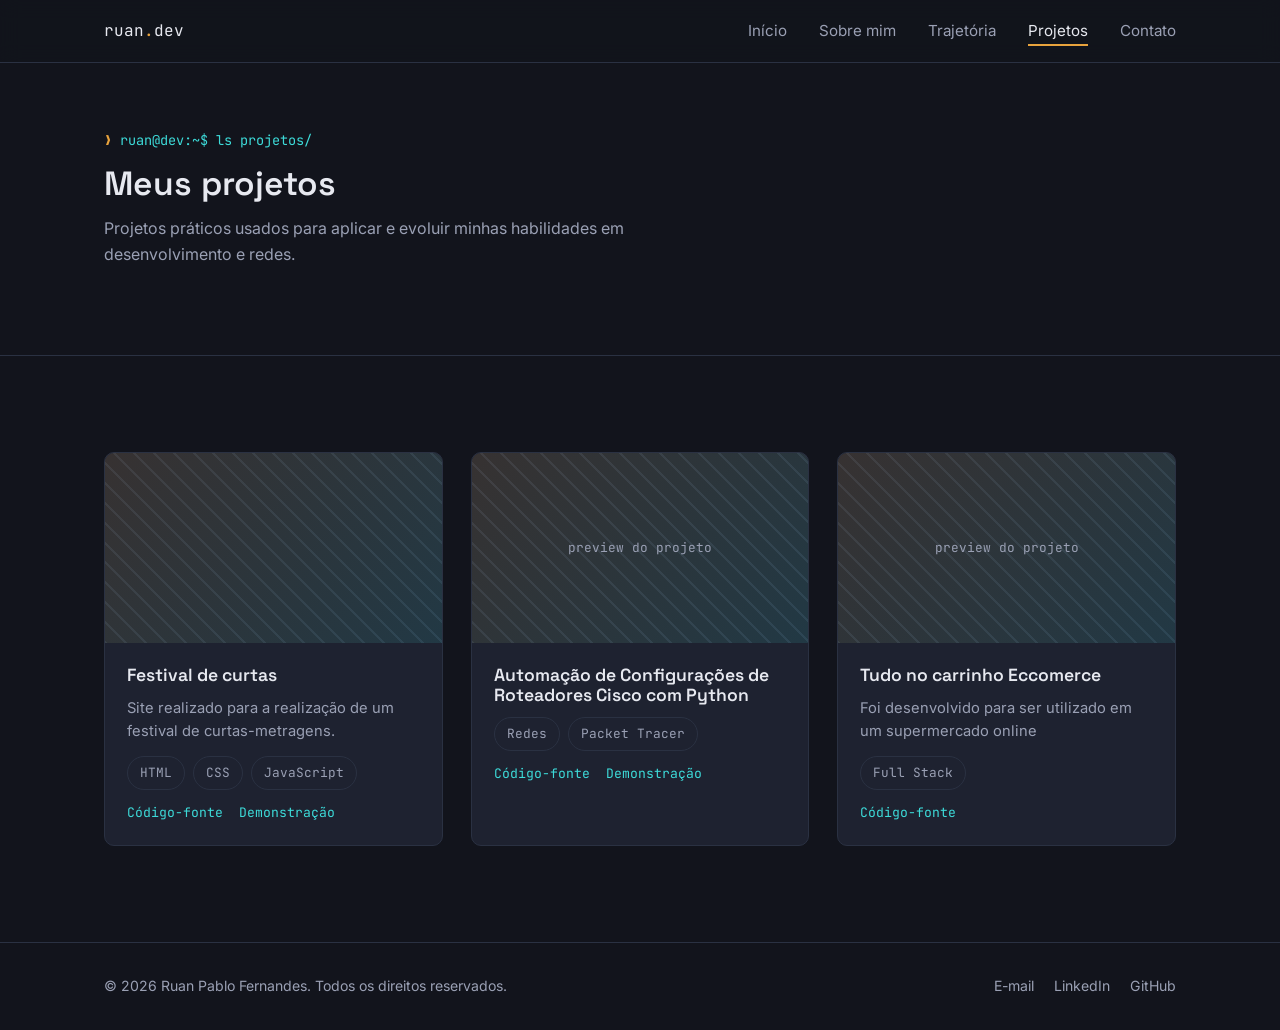
<file: projt.html>
<!DOCTYPE html>
<html lang="pt-BR">
<head>
  <meta charset="UTF-8" />
  <meta name="viewport" content="width=device-width, initial-scale=1.0" />
  <title>Projetos — Ruan Pablo Fernandes</title>
  <meta name="description" content="Projetos práticos desenvolvidos por Ruan Pablo Fernandes." />
  <link rel="preconnect" href="https://fonts.googleapis.com" />
  <link rel="preconnect" href="https://fonts.gstatic.com" crossorigin />
  <link href="https://fonts.googleapis.com/css2?family=Space+Grotesk:wght@500;600;700&family=Inter:wght@400;500;600&family=JetBrains+Mono:wght@400;500&display=swap" rel="stylesheet" />
  <link rel="icon" href="./src/img/iconR.png" type="./image/png">
  <link rel="stylesheet" href="./src/style.css" />
</head>
<body>

  <header class="site-header">
    <nav class="nav container" aria-label="Navegação principal">
      <a href="index.html" class="nav-logo">ruan<span>.</span>dev</a>

      <button class="nav-toggle" aria-label="Abrir menu" aria-expanded="false">
        <span></span><span></span><span></span>
      </button>

      <ul class="nav-links">
        <li><a href="index.html">Início</a></li>
        <li><a href="sobre.html">Sobre mim</a></li>
        <li><a href="trajetoria.html">Trajetória</a></li>
        <li><a href="projt.html" class="active">Projetos</a></li>
        <li><a href="index.html#contato">Contato</a></li>
      </ul>
    </nav>
  </header>

  <main>
    <section class="page-hero">
      <div class="container">
        <p class="prompt-label">ruan@dev:~$ ls projetos/</p>
        <h1 class="section-title">Meus projetos</h1>
        <p class="section-lead">Projetos práticos usados para aplicar e evoluir minhas habilidades em desenvolvimento e redes.</p>
      </div>
    </section>

    <!-- Grade de projetos -->
    <section>
      <div class="container">
        <div class="projects-grid">
          <article class="project-card ripple-el">
            <div class="project-thumb" aria-hidden="true">
            </div>
            <div class="project-body">
              <h3>Festival de curtas</h3>
              <p>Site realizado para a realização de um festival de curtas-metragens.</p>
              <div class="tag-list">
                <span class="tag">HTML</span>
                <span class="tag">CSS</span>
                <span class="tag">JavaScript</span>
              </div>
              <div class="project-links">
                <a href="https://github.com/RuanPSilva/Festival-Curtas.git" target="_blank" rel="noopener noreferrer">Código-fonte</a>
                <a href="https://ruanpsilva.github.io/Festival-Curtas/" target="_blank" rel="noopener noreferrer">Demonstração</a>
              </div>
            </div>
          </article>

          <article class="project-card ripple-el">
            <div class="project-thumb" aria-hidden="true">preview do projeto</div>
            <div class="project-body">
              <h3>Automação de Configurações de Roteadores Cisco com Python</h3>
              <div class="tag-list">
                <span class="tag">Redes</span>
                <span class="tag">Packet Tracer</span>
              </div>
              <div class="project-links">
                <a href="https://github.com/LucasNascimento2105/cisco-network-automation/tree/main" target="_blank" rel="noopener noreferrer">Código-fonte</a>
                <a href="https://canva.link/8r0r0574gbr44vv" target="_blank" rel="noopener noreferrer">Demonstração</a>
                <a href="#" aria-disabled="true"></a>
              </div>
            </div>
          </article>

          <article class="project-card ripple-el">
            <div class="project-thumb" aria-hidden="true">preview do projeto</div>
            <div class="project-body">
              <h3>Tudo no carrinho Eccomerce</h3>
              <p>Foi desenvolvido para ser utilizado em um supermercado online</p>
              <div class="tag-list">
                <span class="tag">Full Stack</span>
              </div>
              <div class="project-links">
                <a href="https://github.com/Forja-Digital/TCC-Tudo_no_carrinho" target="_blank" rel="noopener noreferrer">Código-fonte</a>
              </div>
            </div>
          </article>
        </div>
      </div>
    </section> 
  </main>

  <footer class="site-footer">
    <div class="container footer-inner">
      <p>&copy; <span id="ano"></span> Ruan Pablo Fernandes. Todos os direitos reservados.</p>
      <div class="footer-links">
        <a href="mailto:ruanfernandes.ti@outlook.com">E-mail</a>
        <a href="https://www.linkedin.com/in/ruan-fernandes-3a396a2a1?utm_source=share_via&amp;utm_content=profile&amp;utm_medium=member_android" target="_blank" rel="noopener noreferrer">LinkedIn</a>
        <a href="https://github.com/RuanPSilva/RuanPSilva/blob/main/README.md" target="_blank" rel="noopener noreferrer">GitHub</a>
      </div>
    </div>
  </footer>

  <button class="back-top" aria-label="Voltar ao topo">↑</button>

  <script src="./src/main.js"></script>
  <script>
    document.getElementById("ano").textContent = new Date().getFullYear();
  </script>
</body>
</html>
</file>
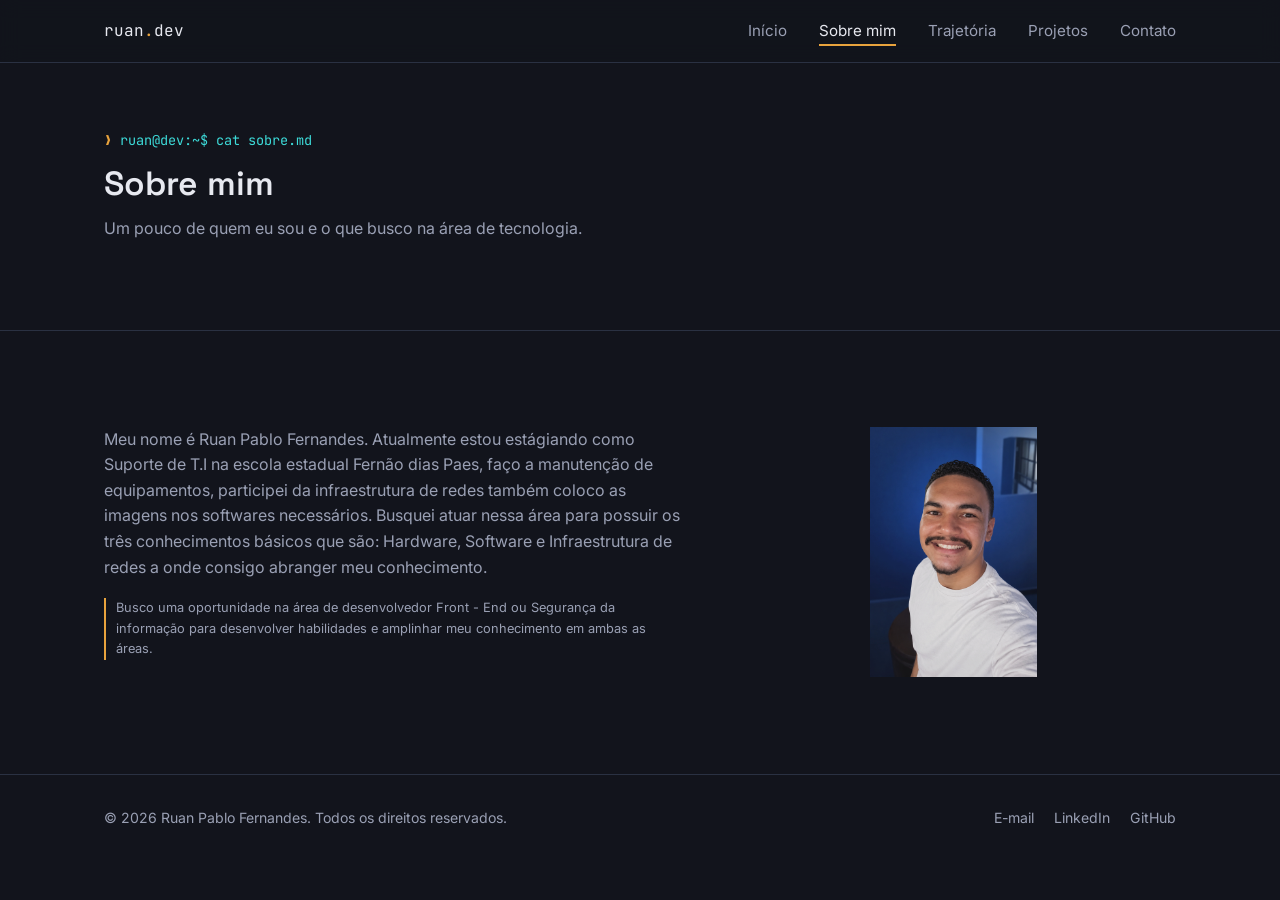
<file: sobre.html>
<!DOCTYPE html>
<html lang="pt-BR">
<head>
  <meta charset="UTF-8" />
  <meta name="viewport" content="width=device-width, initial-scale=1.0" />
  <title>Sobre mim — Ruan Pablo Fernandes</title>
  <meta name="description" content="Conheça a trajetória e os objetivos profissionais de Ruan Pablo Fernandes, desenvolvedor full stack e tecnólogo em Redes de Computadores." />
  <link rel="preconnect" href="https://fonts.googleapis.com" />
  <link rel="preconnect" href="https://fonts.gstatic.com" crossorigin />
  <link href="https://fonts.googleapis.com/css2?family=Space+Grotesk:wght@500;600;700&family=Inter:wght@400;500;600&family=JetBrains+Mono:wght@400;500&display=swap" rel="stylesheet" />
  <link rel="icon" href="./src/img/iconR.png" type="./image/png">
  <link rel="stylesheet" href="./src/style.css" />
</head>
<body>

  <header class="site-header">
    <nav class="nav container" aria-label="Navegação principal">
      <a href="index.html" class="nav-logo">ruan<span>.</span>dev</a>

      <button class="nav-toggle" aria-label="Abrir menu" aria-expanded="false">
        <span></span><span></span><span></span>
      </button>

      <ul class="nav-links">
        <li><a href="index.html">Início</a></li>
        <li><a href="sobre.html" class="active">Sobre mim</a></li>
        <li><a href="trajetoria.html">Trajetória</a></li>
        <li><a href="projt.html">Projetos</a></li>
        <li><a href="index.html#contato">Contato</a></li>
      </ul>
    </nav>
  </header>

  <main>
    <section class="page-hero">
      <div class="container">
        <p class="prompt-label">ruan@dev:~$ cat sobre.md</p>
        <h1 class="section-title">Sobre mim</h1>
        <p class="section-lead">Um pouco de quem eu sou e o que busco na área de tecnologia.</p>
      </div>
    </section>

    <!-- Conteúdo textual sobre a trajetória pessoal -->
    <section>
      <div class="container about-grid">
        <div class="about-text">
          <p>
            Meu nome é Ruan Pablo Fernandes. Atualmente estou estágiando como Suporte de T.I na 
            escola estadual Fernão dias Paes, faço a manutenção de equipamentos, participei da 
            infraestrutura de redes também coloco as imagens nos softwares necessários. 
            Busquei atuar nessa área para possuir os três conhecimentos básicos que são: 
            Hardware, Software e Infraestrutura de redes a onde consigo abranger meu conhecimento.
          </p>
          <p class="placeholder-note">
            Busco uma oportunidade na área de desenvolvedor Front - End ou Segurança da informação para desenvolver habilidades e
            amplinhar meu conhecimento em ambas as áreas.
        </div>

          <!--Teste carrosel-->
          
            <div class="carrossel-track">
              <ul class="carrossel-lista">
                <li class="carrossel-slide">
                  <img src="./src/img/img1.jpeg" alt="Descrição da primeira imagem">
                </li>
                <li class="carrossel-slide">
                  <img src="./src/img/img2.jpeg" alt="Descrição da segunda imagem">
                </li>
               
              </ul>
            </div>
          

      </div>
    </section>
  </main>

  <footer class="site-footer">
    <div class="container footer-inner">
      <p>&copy; <span id="ano"></span> Ruan Pablo Fernandes. Todos os direitos reservados.</p>
      <div class="footer-links">
        <a href="mailto:ruanfernandes.ti@outlook.com">E-mail</a>
        <a href="https://www.linkedin.com/in/ruan-fernandes-3a396a2a1?utm_source=share_via&amp;utm_content=profile&amp;utm_medium=member_android" target="_blank" rel="noopener noreferrer">LinkedIn</a>
        <a href="https://github.com/RuanPSilva/RuanPSilva/blob/main/README.md" target="_blank" rel="noopener noreferrer">GitHub</a>
      </div>
    </div>
  </footer>

  <button class="back-top" aria-label="Voltar ao topo">↑</button>

  <script src="./src/main.js"></script>
  <script>
    document.getElementById("ano").textContent = new Date().getFullYear();
  </script>
</body>
</html>
</file>
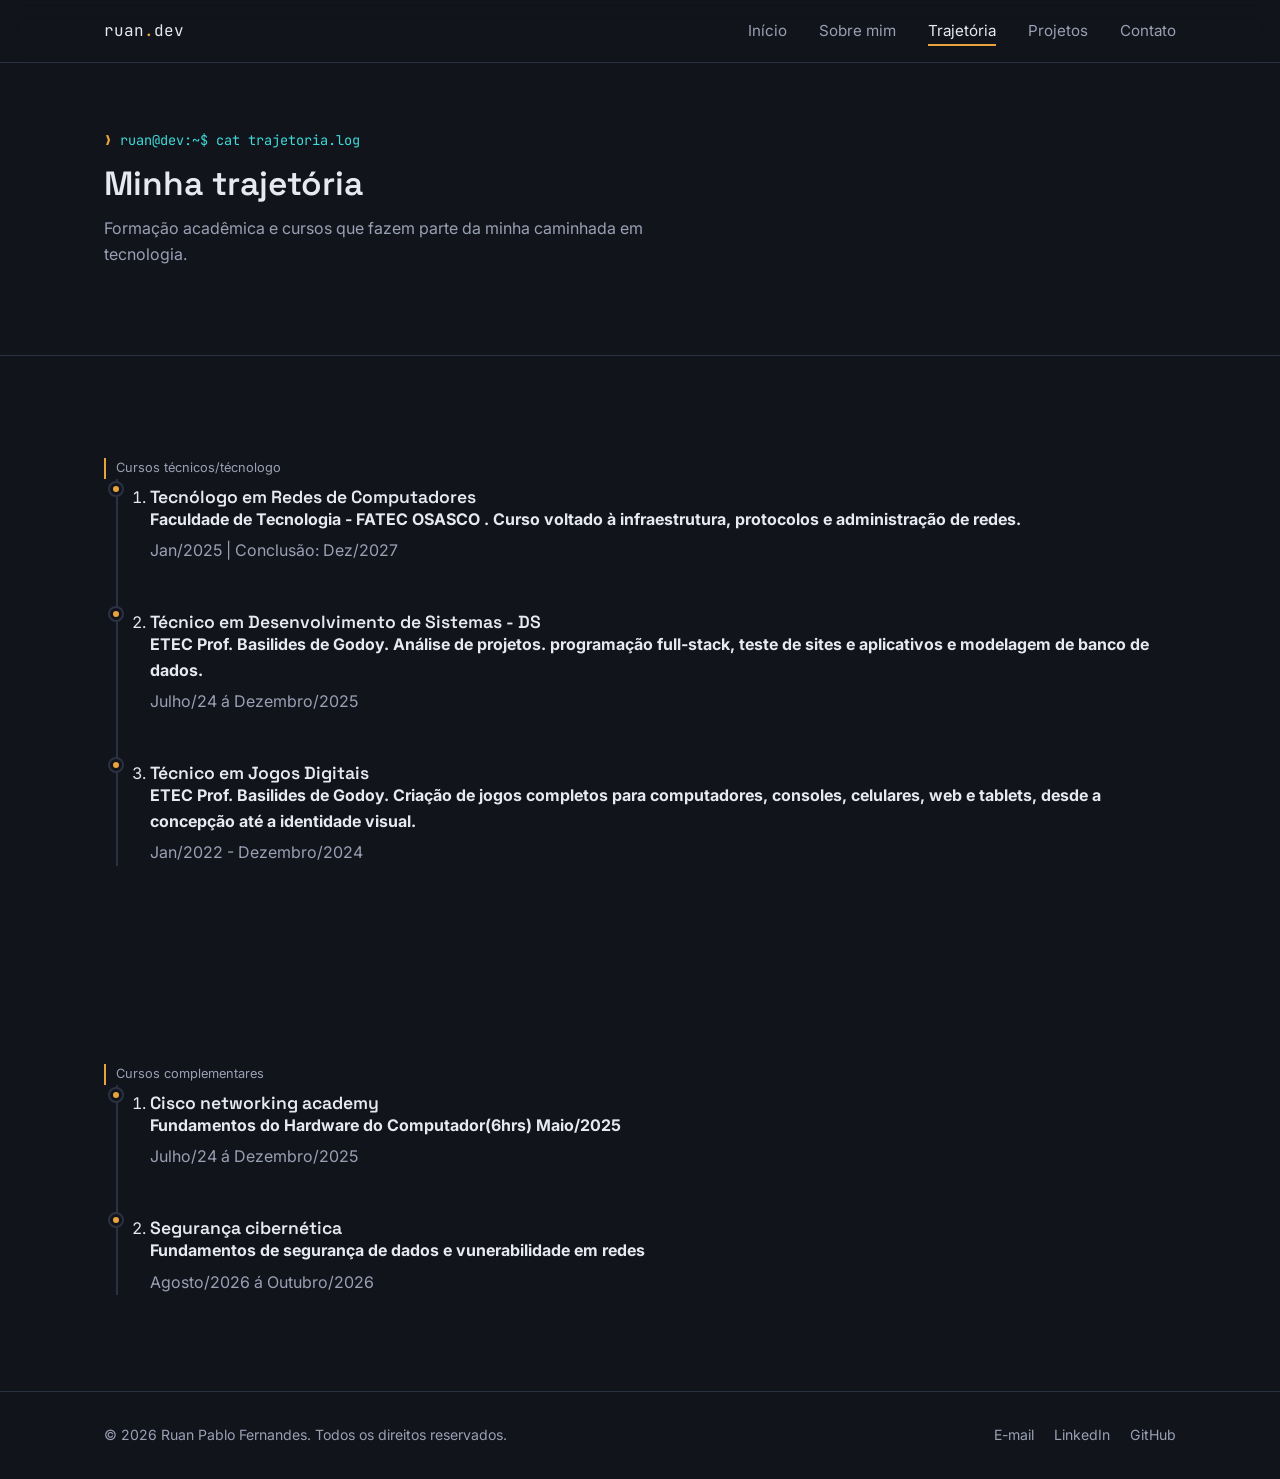
<file: trajetoria.html>
<!DOCTYPE html>
<html lang="pt-BR">
<head>
  <meta charset="UTF-8" />
  <meta name="viewport" content="width=device-width, initial-scale=1.0" />
  <title>Trajetória — Ruan Pablo Fernandes</title>
  <meta name="description" content="Linha do tempo de formação acadêmica e cursos de Ruan Pablo Fernandes." />
  <link rel="preconnect" href="https://fonts.googleapis.com" />
  <link rel="preconnect" href="https://fonts.gstatic.com" crossorigin />
  <link href="https://fonts.googleapis.com/css2?family=Space+Grotesk:wght@500;600;700&family=Inter:wght@400;500;600&family=JetBrains+Mono:wght@400;500&display=swap" rel="stylesheet" />
  <link rel="icon" href="./src/img/iconR.png" type="./image/png">
  <link rel="stylesheet" href="./src/style.css" />
</head>
<body>

  <header class="site-header">
    <nav class="nav container" aria-label="Navegação principal">
      <a href="index.html" class="nav-logo">ruan<span>.</span>dev</a>

      <button class="nav-toggle" aria-label="Abrir menu" aria-expanded="false">
        <span></span><span></span><span></span>
      </button>

      <ul class="nav-links">
        <li><a href="index.html">Início</a></li>
        <li><a href="sobre.html">Sobre mim</a></li>
        <li><a href="trajetoria.html" class="active">Trajetória</a></li>
        <li><a href="projt.html">Projetos</a></li>
        <li><a href="index.html#contato">Contato</a></li>
      </ul>
    </nav>
  </header>

  <main>
    <section class="page-hero">
      <div class="container">
        <p class="prompt-label">ruan@dev:~$ cat trajetoria.log</p>
        <h1 class="section-title">Minha trajetória</h1>
        <p class="section-lead">Formação acadêmica e cursos que fazem parte da minha caminhada em tecnologia.</p>
      </div>
    </section>

    <!-- Linha do tempo de formação/cursos -->
    <section>
      <div class="container">
        <p class="placeholder-note">
          Cursos técnicos/técnologo
        <ol class="timeline">
          <li class="timeline-item">
            <h3>Tecnólogo em Redes de Computadores</h3>
            <h4>Faculdade de Tecnologia - FATEC OSASCO . Curso voltado à infraestrutura, protocolos e administração de redes.</h4>
            <p>Jan/2025 | Conclusão: Dez/2027</p>
          </li>

          <li class="timeline-item">
            <h3>Técnico em Desenvolvimento de Sistemas - DS</h3>
            <h4>ETEC Prof. Basilides de Godoy. Análise de projetos. programação full-stack, teste de  sites e aplicativos e modelagem de banco de dados.</h4>
            <p>Julho/24 á Dezembro/2025</p>
          </li>

          <li class="timeline-item">
            <h3>Técnico em Jogos Digitais</h3>
            <h4>ETEC Prof. Basilides de Godoy. Criação de jogos completos para computadores, consoles, celulares, web e tablets, desde a concepção até a identidade visual.</h4>
            <p>Jan/2022 - Dezembro/2024</p>
          </li>
        </ol>
      </div>
    </section>
  </main>

  <section>
      <div class="container">
        <p class="placeholder-note">
          Cursos complementares
        <ol class="timeline">
          <li class="timeline-item">
            <h3>Cisco networking academy</h3>
            <h4>Fundamentos do Hardware do Computador(6hrs) Maio/2025</h4>
            <p>Julho/24 á Dezembro/2025</p>
          </li>

          <li class="timeline-item">
            <h3>Segurança cibernética</h3>
            <h4>Fundamentos de segurança de dados e vunerabilidade em redes</h4>
            <p>Agosto/2026 á Outubro/2026</p>
          </li>

        </ol>
      </div>
    </section>
  </main>

  <footer class="site-footer">
    <div class="container footer-inner">
      <p>&copy; <span id="ano"></span> Ruan Pablo Fernandes. Todos os direitos reservados.</p>
      <div class="footer-links">
        <a href="mailto:ruanfernandes.ti@outlook.com">E-mail</a>
        <a href="https://www.linkedin.com/in/ruan-fernandes-3a396a2a1?utm_source=share_via&amp;utm_content=profile&amp;utm_medium=member_android" target="_blank" rel="noopener noreferrer">LinkedIn</a>
        <a href="https://github.com/RuanPSilva/RuanPSilva/blob/main/README.md" target="_blank" rel="noopener noreferrer">GitHub</a>
      </div>
    </div>
  </footer>

  <button class="back-top" aria-label="Voltar ao topo">↑</button>

  <script src="./src/main.js"></script>
  <script>
    document.getElementById("ano").textContent = new Date().getFullYear();
  </script>
</body>
</html>
</file>
<file: src/style.css>
/* =========================================================
   PORTFÓLIO — RUAN PABLO FERNANDES
   Sumário:
   1. Reset
   2. Variáveis
   3. Estilos gerais
   4. Header / Navegação
   5. Hero
   6. Cards de navegação (index)
   7. Sobre
   8. Habilidades
   9. Projetos
   10. Trajetória / Formação
   11. Contato
   12. Footer
   13. Componentes utilitários
   14. Responsividade
   15. Cursor
   16. Carrosel
   ========================================================= */

/* ---------- 1. Reset ---------- */
*,
*::before,
*::after {
  box-sizing: border-box;
  margin: 0;
  padding: 0;
}

html {
  scroll-behavior: smooth;
}

img {
  max-width: 100%;
  display: block;
}

a {
  color: inherit;
  text-decoration: none;
}

ul {
  list-style: none;
}

button {
  font: inherit;
  cursor: pointer;
  border: none;
  background: none;
  color: inherit;
}

/* ---------- 2. Variáveis ---------- */
:root {
  /* Paleta */
  --color-bg: #12141c;
  --color-bg-alt: #181b26;
  --color-surface: #1e2230;
  --color-surface-hover: #262b3d;
  --color-border: #2a3142;
  --color-text: #e7e9f0;
  --color-text-muted: #9aa0b4;
  --color-accent: #e8a33d;
  --color-accent-soft: rgba(232, 163, 61, 0.12);
  --color-accent-2: #3ddbd9;
  --color-accent-2-soft: rgba(61, 219, 217, 0.12);

  /* Tipografia */
  --font-display: "Space Grotesk", sans-serif;
  --font-body: "Inter", sans-serif;
  --font-mono: "JetBrains Mono", monospace;

  /* Layout */
  --max-width: 1120px;
  --radius: 10px;
  --transition: 0.25s ease;
}

/* ---------- 3. Estilos gerais ---------- */
body {
  font-family: var(--font-body);
  background-color: var(--color-bg);
  color: var(--color-text);
  line-height: 1.6;
  -webkit-font-smoothing: antialiased;
}

.container {
  width: 100%;
  max-width: var(--max-width);
  margin-inline: auto;
  padding-inline: 24px;
}

h1, h2, h3 {
  font-family: var(--font-display);
  line-height: 1.15;
  font-weight: 600;
}

.section-title {
  font-size: clamp(1.6rem, 3vw, 2.1rem);
  margin-bottom: 12px;
}

.section-lead {
  color: var(--color-text-muted);
  max-width: 60ch;
  margin-bottom: 40px;
}

section {
  padding: 96px 0;
}

/* rótulo estilo terminal — motivo visual ligado ao tema dev/redes */
.prompt-label {
  display: inline-flex;
  align-items: center;
  gap: 8px;
  font-family: var(--font-mono);
  font-size: 0.85rem;
  color: var(--color-accent-2);
  margin-bottom: 14px;
}

.prompt-label::before {
  content: "❯";
  color: var(--color-accent);
}

/* Foco visível para acessibilidade */
a:focus-visible,
button:focus-visible {
  outline: 2px solid var(--color-accent-2);
  outline-offset: 3px;
  border-radius: 4px;
}

/* Botões */
.btn {
  display: inline-flex;
  align-items: center;
  gap: 8px;
  padding: 12px 24px;
  border-radius: var(--radius);
  font-weight: 600;
  font-size: 0.95rem;
  transition: transform var(--transition), background var(--transition), border-color var(--transition);
}

.btn-primary {
  background: var(--color-accent);
  color: #14161d;
}

.btn-primary:hover,
.btn-primary:focus-visible {
  background: #f2b558;
  transform: translateY(-2px);
}

.btn-outline {
  border: 1px solid var(--color-border);
  color: var(--color-text);
}

.btn-outline:hover,
.btn-outline:focus-visible {
  border-color: var(--color-accent-2);
  color: var(--color-accent-2);
  transform: translateY(-2px);
}

/* ---------- 4. Header / Navegação ---------- */
.site-header {
  position: sticky;
  top: 0;
  z-index: 100;
  background: rgba(18, 20, 28, 0.85);
  backdrop-filter: blur(10px);
  border-bottom: 1px solid var(--color-border);
}

.nav {
  display: flex;
  align-items: center;
  justify-content: space-between;
  padding-block: 18px;
}

.nav-logo {
  font-family: var(--font-mono);
  font-size: 1rem;
  color: var(--color-text);
}

.nav-logo span {
  color: var(--color-accent);
}

.nav-links {
  display: flex;
  align-items: center;
  gap: 32px;
}

.nav-links a {
  font-size: 0.95rem;
  color: var(--color-text-muted);
  transition: color var(--transition);
  position: relative;
}

.nav-links a:hover,
.nav-links a:focus-visible,
.nav-links a.active {
  color: var(--color-text);
}

.nav-links a.active::after {
  content: "";
  position: absolute;
  left: 0;
  bottom: -6px;
  width: 100%;
  height: 2px;
  background: var(--color-accent);
}

.nav-toggle {
  display: none;
  flex-direction: column;
  gap: 5px;
  padding: 6px;
}

.nav-toggle span {
  width: 24px;
  height: 2px;
  background: var(--color-text);
  transition: transform var(--transition), opacity var(--transition);
}

/* ---------- 5. Hero ---------- */
.hero {
  position: relative;
  min-height: 92vh;
  display: flex;
  align-items: center;
  justify-content: center;
  text-align: center;
  overflow: hidden;
  isolation: isolate;
}

.hero-bg {
  position: absolute;
  inset: 0;
  z-index: -1;
  background-image: url("../assets/circuit-bg.svg");
  background-size: 700px;
  background-repeat: repeat;
  background-position: center;
  opacity: 1;
  will-change: opacity, transform;
}

.hero-bg::after {
  content: "";
  position: absolute;
  inset: 0;
  background: radial-gradient(circle at center, transparent 0%, var(--color-bg) 78%);
}

.hero-content {
  padding-inline: 24px;
  animation: hero-in 0.9s ease both;
}

@keyframes hero-in {
  from {
    opacity: 0;
    transform: translateY(18px);
  }
  to {
    opacity: 1;
    transform: translateY(0);
  }
}

.hero-name {
  font-size: clamp(2.4rem, 6vw, 4.2rem);
  letter-spacing: -0.01em;
}

.hero-role {
  margin-top: 18px;
  font-family: var(--font-mono);
  font-size: clamp(1rem, 2.2vw, 1.35rem);
  color: var(--color-accent-2);
  min-height: 1.6em;
}

.hero-role .cursor {
  display: inline-block;
  width: 2px;
  background: var(--color-accent-2);
  margin-left: 2px;
  animation: blink 1s step-start infinite;
}

@keyframes blink {
  50% { opacity: 0; }
}

.hero-actions {
  margin-top: 36px;
  display: flex;
  gap: 16px;
  justify-content: center;
  flex-wrap: wrap;
}

@media (prefers-reduced-motion: reduce) {
  .hero-content { animation: none; }
  .hero-role .cursor { animation: none; }
  html { scroll-behavior: auto; }
}

/* ---------- 6. Cards de navegação (index) ---------- */
.nav-cards {
  background: var(--color-bg-alt);
}

.card-grid {
  display: grid;
  grid-template-columns: repeat(3, 1fr);
  gap: 24px;
}

.nav-card {
  background: var(--color-surface);
  border: 1px solid var(--color-border);
  border-radius: var(--radius);
  padding: 32px 28px;
  display: flex;
  flex-direction: column;
  gap: 14px;
  transition: transform var(--transition), border-color var(--transition), background var(--transition);
}

.nav-card:hover,
.nav-card:focus-within {
  transform: translateY(-6px);
  border-color: var(--color-accent-2);
  background: var(--color-surface-hover);
}

.nav-card .card-dots {
  display: flex;
  gap: 6px;
  margin-bottom: 4px;
}

.nav-card .card-dots span {
  width: 8px;
  height: 8px;
  border-radius: 50%;
  background: var(--color-border);
}

.nav-card h3 {
  font-size: 1.25rem;
}

.nav-card p {
  color: var(--color-text-muted);
  font-size: 0.95rem;
  flex-grow: 1;
}

.card-link {
  font-family: var(--font-mono);
  font-size: 0.85rem;
  color: var(--color-accent);
  display: inline-flex;
  align-items: center;
  gap: 6px;
  transition: gap var(--transition), color var(--transition);
}

.nav-card:hover .card-link,
.nav-card:focus-within .card-link {
  gap: 10px;
  color: #f2b558;
}

/* efeito de clique (ripple) usado em .nav-card e outros elementos clicáveis */
.ripple-el {
  position: relative;
  overflow: hidden;
}

.ripple {
  position: absolute;
  border-radius: 50%;
  background: rgba(232, 163, 61, 0.35);
  transform: scale(0);
  animation: ripple-anim 0.6s linear;
  pointer-events: none;
}

@keyframes ripple-anim {
  to {
    transform: scale(3.2);
    opacity: 0;
  }
}

/* ---------- 7. Sobre ---------- */
.about-grid {
  display: grid;
  grid-template-columns: 1.3fr 1fr;
  gap: 48px;
  align-items: start;
}

.about-text p {
  margin-bottom: 18px;
  color: var(--color-text-muted);
}

.about-facts {
  background: var(--color-surface);
  border: 1px solid var(--color-border);
  border-radius: var(--radius);
  padding: 28px;
}

.about-facts dt {
  font-family: var(--font-mono);
  font-size: 0.8rem;
  color: var(--color-accent-2);
  margin-top: 16px;
}

.about-facts dt:first-child {
  margin-top: 0;
}

.about-facts dd {
  color: var(--color-text);
}

/* ---------- 8. Habilidades ---------- */
.skills-section {
  background: var(--color-bg-alt);
}

.skills-groups {
  display: grid;
  grid-template-columns: repeat(3, 1fr);
  gap: 24px;
}

.skill-group {
  background: var(--color-surface);
  border: 1px solid var(--color-border);
  border-radius: var(--radius);
  padding: 24px;
}

.skill-group h3 {
  font-size: 1.05rem;
  margin-bottom: 16px;
  color: var(--color-accent);
}

.tag-list {
  display: flex;
  flex-wrap: wrap;
  gap: 8px;
}

.tag {
  font-family: var(--font-mono);
  font-size: 0.8rem;
  padding: 6px 12px;
  border: 1px solid var(--color-border);
  border-radius: 999px;
  color: var(--color-text-muted);
}

/* ---------- 9. Projetos ---------- */
.projects-grid {
  display: grid;
  grid-template-columns: repeat(auto-fit, minmax(280px, 1fr));
  gap: 28px;
}

.project-card {
  background: var(--color-surface);
  border: 1px solid var(--color-border);
  border-radius: var(--radius);
  overflow: hidden;
  display: flex;
  flex-direction: column;
  transition: transform var(--transition), border-color var(--transition);
}

.project-card:hover,
.project-card:focus-within {
  transform: translateY(-6px);
  border-color: var(--color-accent-2);
}

.project-thumb {
  aspect-ratio: 16 / 9;
  background:
    linear-gradient(135deg, var(--color-accent-soft), var(--color-accent-2-soft)),
    repeating-linear-gradient(45deg, var(--color-border) 0 2px, transparent 2px 14px);
  display: flex;
  align-items: center;
  justify-content: center;
  font-family: var(--font-mono);
  color: var(--color-text-muted);
  font-size: 0.8rem;
}

.project-body {
  padding: 22px;
  display: flex;
  flex-direction: column;
  gap: 12px;
  flex-grow: 1;
}

.project-body h3 {
  font-size: 1.1rem;
}

.project-body p {
  color: var(--color-text-muted);
  font-size: 0.92rem;
  flex-grow: 1;
}

.project-links {
  display: flex;
  gap: 16px;
  font-family: var(--font-mono);
  font-size: 0.82rem;
}

.project-links a {
  color: var(--color-accent-2);
}

.project-links a:hover,
.project-links a:focus-visible {
  text-decoration: underline;
}

/* ---------- 10. Trajetória / Formação ---------- */
.timeline {
  position: relative;
  margin-left: 12px;
  border-left: 2px solid var(--color-border);
  padding-left: 32px;
  display: flex;
  flex-direction: column;
  gap: 40px;
}

.timeline-item {
  position: relative;
}

.timeline-item::before {
  content: "";
  position: absolute;
  left: -40px;
  top: 4px;
  width: 12px;
  height: 12px;
  border-radius: 50%;
  background: var(--color-accent);
  border: 3px solid var(--color-bg);
  box-shadow: 0 0 0 2px var(--color-border);
}



.timeline-item h3 {
  margin-top: 6px;
  font-size: 1.1rem;
}

.timeline-item p {
  color: var(--color-text-muted);
  margin-top: 6px;
}

/* ---------- 11. Contato ---------- */
.contact-section {
  background: var(--color-bg-alt);
}

.contact-grid {
  display: grid;
  grid-template-columns: repeat(auto-fit, minmax(220px, 1fr));
  gap: 20px;
}

.contact-card {
  background: var(--color-surface);
  border: 1px solid var(--color-border);
  border-radius: var(--radius);
  padding: 24px;
  display: flex;
  flex-direction: column;
  gap: 10px;
  transition: border-color var(--transition), transform var(--transition);
}

.contact-card:hover,
.contact-card:focus-within {
  border-color: var(--color-accent);
  transform: translateY(-4px);
}

.contact-card .label {
  font-family: var(--font-mono);
  font-size: 0.78rem;
  color: var(--color-text-muted);
}

.contact-card .value {
  font-size: 1rem;
  word-break: break-word;
}

/* ---------- 12. Footer ---------- */
.site-footer {
  border-top: 1px solid var(--color-border);
  padding: 32px 0;
}

.footer-inner {
  display: flex;
  align-items: center;
  justify-content: space-between;
  gap: 16px;
  flex-wrap: wrap;
}

.footer-inner p {
  color: var(--color-text-muted);
  font-size: 0.88rem;
}

.footer-links {
  display: flex;
  gap: 20px;
}

.footer-links a {
  color: var(--color-text-muted);
  font-size: 0.88rem;
  transition: color var(--transition);
}

.footer-links a:hover,
.footer-links a:focus-visible {
  color: var(--color-accent-2);
}

/* ---------- 13. Componentes utilitários ---------- */
.page-hero {
  padding-top: 64px;
  padding-bottom: 48px;
  border-bottom: 1px solid var(--color-border);
}

.back-top {
  position: fixed;
  right: 24px;
  bottom: 24px;
  width: 44px;
  height: 44px;
  border-radius: 50%;
  background: var(--color-surface);
  border: 1px solid var(--color-border);
  color: var(--color-text);
  display: flex;
  align-items: center;
  justify-content: center;
  opacity: 0;
  pointer-events: none;
  transition: opacity var(--transition), transform var(--transition), border-color var(--transition);
  z-index: 90;
}

.back-top.visible {
  opacity: 1;
  pointer-events: auto;
}

.back-top:hover,
.back-top:focus-visible {
  border-color: var(--color-accent);
  transform: translateY(-3px);
}

.placeholder-note {
  font-size: 0.8rem;
  color: var(--color-text-muted);
  border-left: 2px solid var(--color-accent);
  padding-left: 10px;
  margin-top: 6px;
}

/* ---------- 14. Responsividade ---------- */
@media (max-width: 900px) {
  .card-grid,
  .skills-groups {
    grid-template-columns: repeat(2, 1fr);
  }

  .about-grid {
    grid-template-columns: 1fr;
  }
}

@media (max-width: 720px) {
  .nav-links {
    position: fixed;
    top: 64px;
    left: 0;
    right: 0;
    background: var(--color-bg);
    border-bottom: 1px solid var(--color-border);
    flex-direction: column;
    align-items: flex-start;
    padding: 24px;
    gap: 20px;
    transform: translateY(-120%);
    opacity: 0;
    transition: transform var(--transition), opacity var(--transition);
  }

  .nav-links.open {
    transform: translateY(0);
    opacity: 1;
  }

  .nav-toggle {
    display: flex;
  }

  section {
    padding: 64px 0;
  }

  .card-grid,
  .skills-groups {
    grid-template-columns: 1fr;
  }

  .footer-inner {
    flex-direction: column;
    align-items: flex-start;
  }
}

@media (max-width: 480px) {
  .hero-actions {
    flex-direction: column;
    width: 100%;
  }

  .hero-actions .btn {
    justify-content: center;
    width: 100%;
  }
}

/* =========================================================
   EFEITO DE LUZ LARANJA SEGUINDO O CURSOR
   ========================================================= */

.cursor-glow {
    position: fixed;

    /* Tamanho da luz */
    width: 30px;
    height: 30px;

    /* Faz a luz ficar circular */
    border-radius: 50%;

    /* Brilho laranja */
    background: rgba(255, 140, 0, 0.15);

    /* Deixa a luz suave */
    filter: blur(10px);

    /* Não interfere nos cliques da página */
    pointer-events: none;

    /* Fica acima dos elementos */
    z-index: 9999;

    /* Centraliza a luz exatamente no cursor */
    transform: translate(-50%, -50%);

    /* Suaviza o movimento */
    transition: opacity 10ms ease;

    opacity: 0;
}

/* =========================================================
  16. CARROSSEL DE IMAGENS
   ========================================================= */


.carrossel-track {
  width: 100%;
  overflow: hidden;
}

.carrossel-lista {
  display: flex;
  width: 100%;
  margin: 0;
  padding: 0;
  list-style: none;
  transition: transform 0.5s ease-in-out;
  border-radius: 10vw;
}

.carrossel-slide {
  min-width: 100%;
  width: 100%;
  flex: 0 0 100%;
}

/* =========================================================
   IMAGENS
   ========================================================= */

.carrossel-slide img {
  display: block;
  width: 100%;
  max-width: 100%;
  /* Mantém a proporção original da imagem */
  height: 250px;
  /* Não corta a imagem */
  object-fit: contain;
  user-select: none;
  pointer-events: none;
}

/* =========================================================
   RESPONSIVIDADE
   ========================================================= */

@media (max-width: 768px) {
  .carrossel {
    max-width: 100%;
  }
}
</file>
